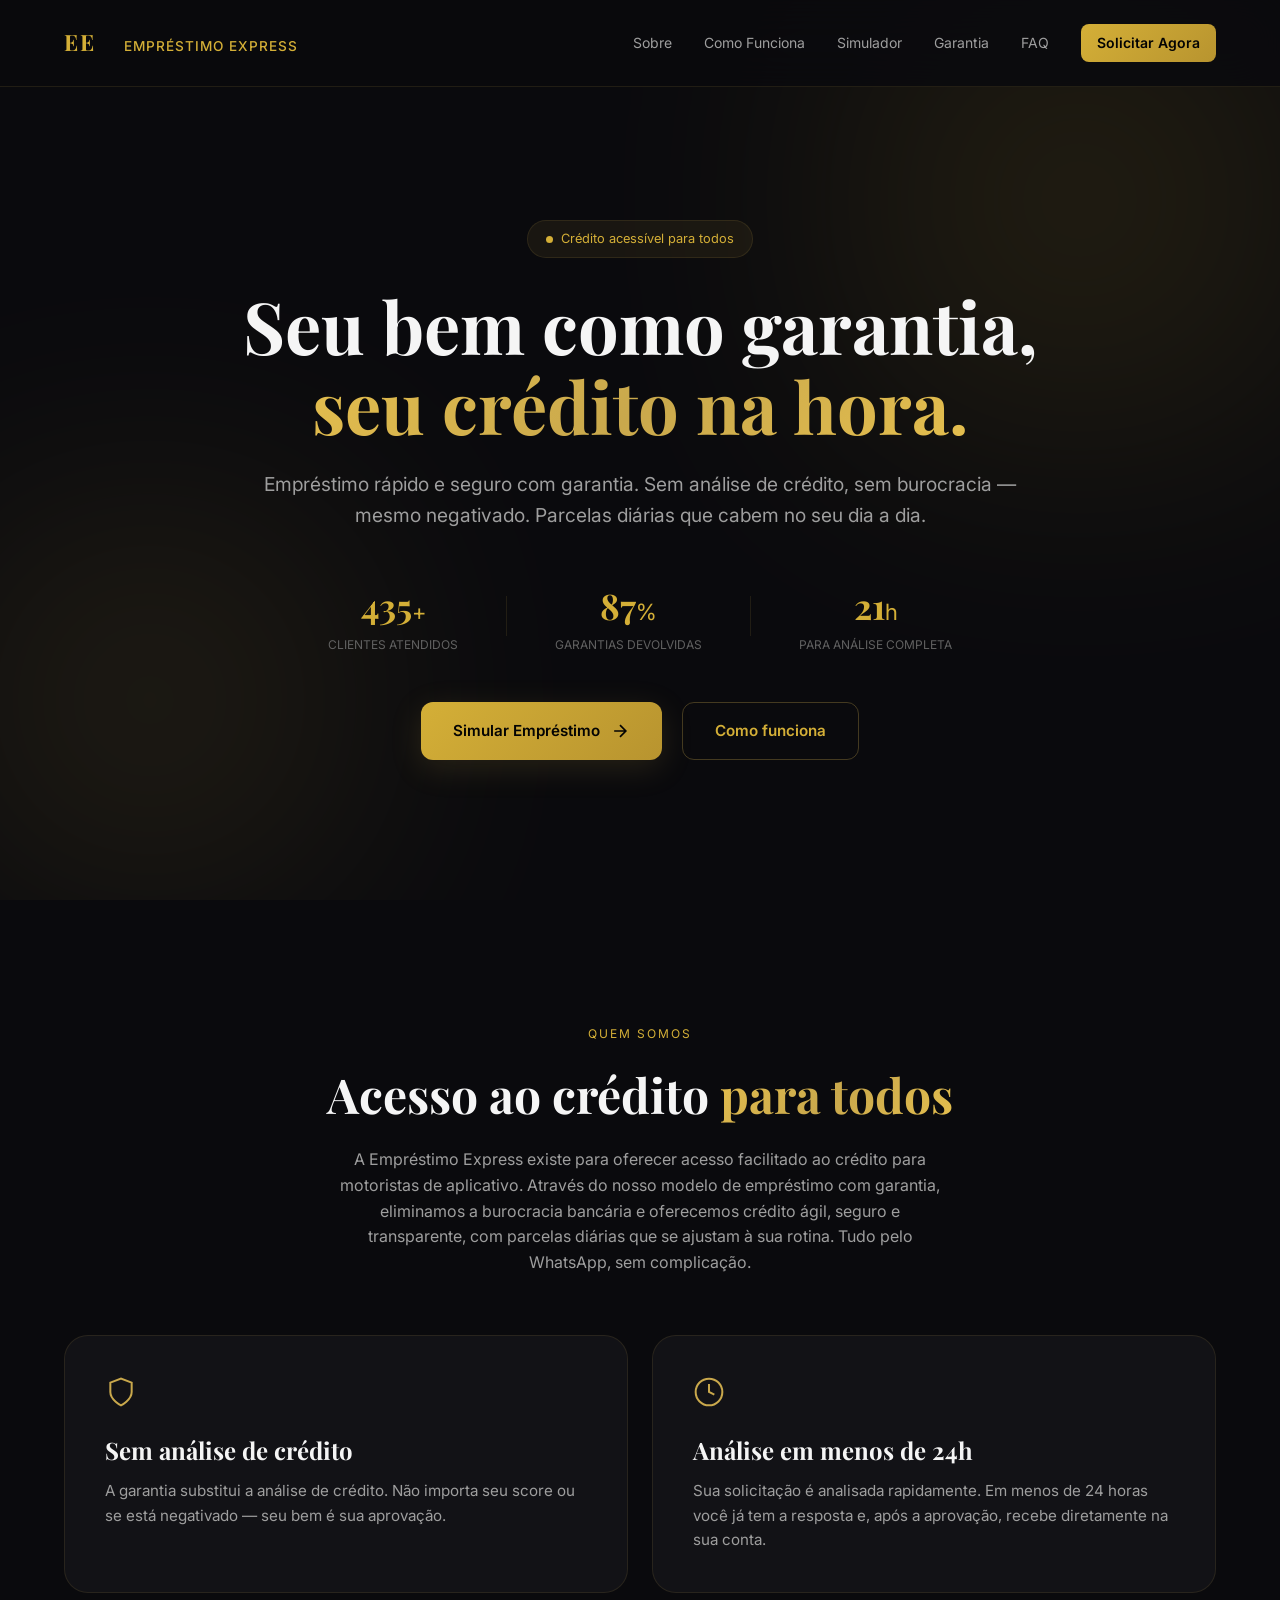
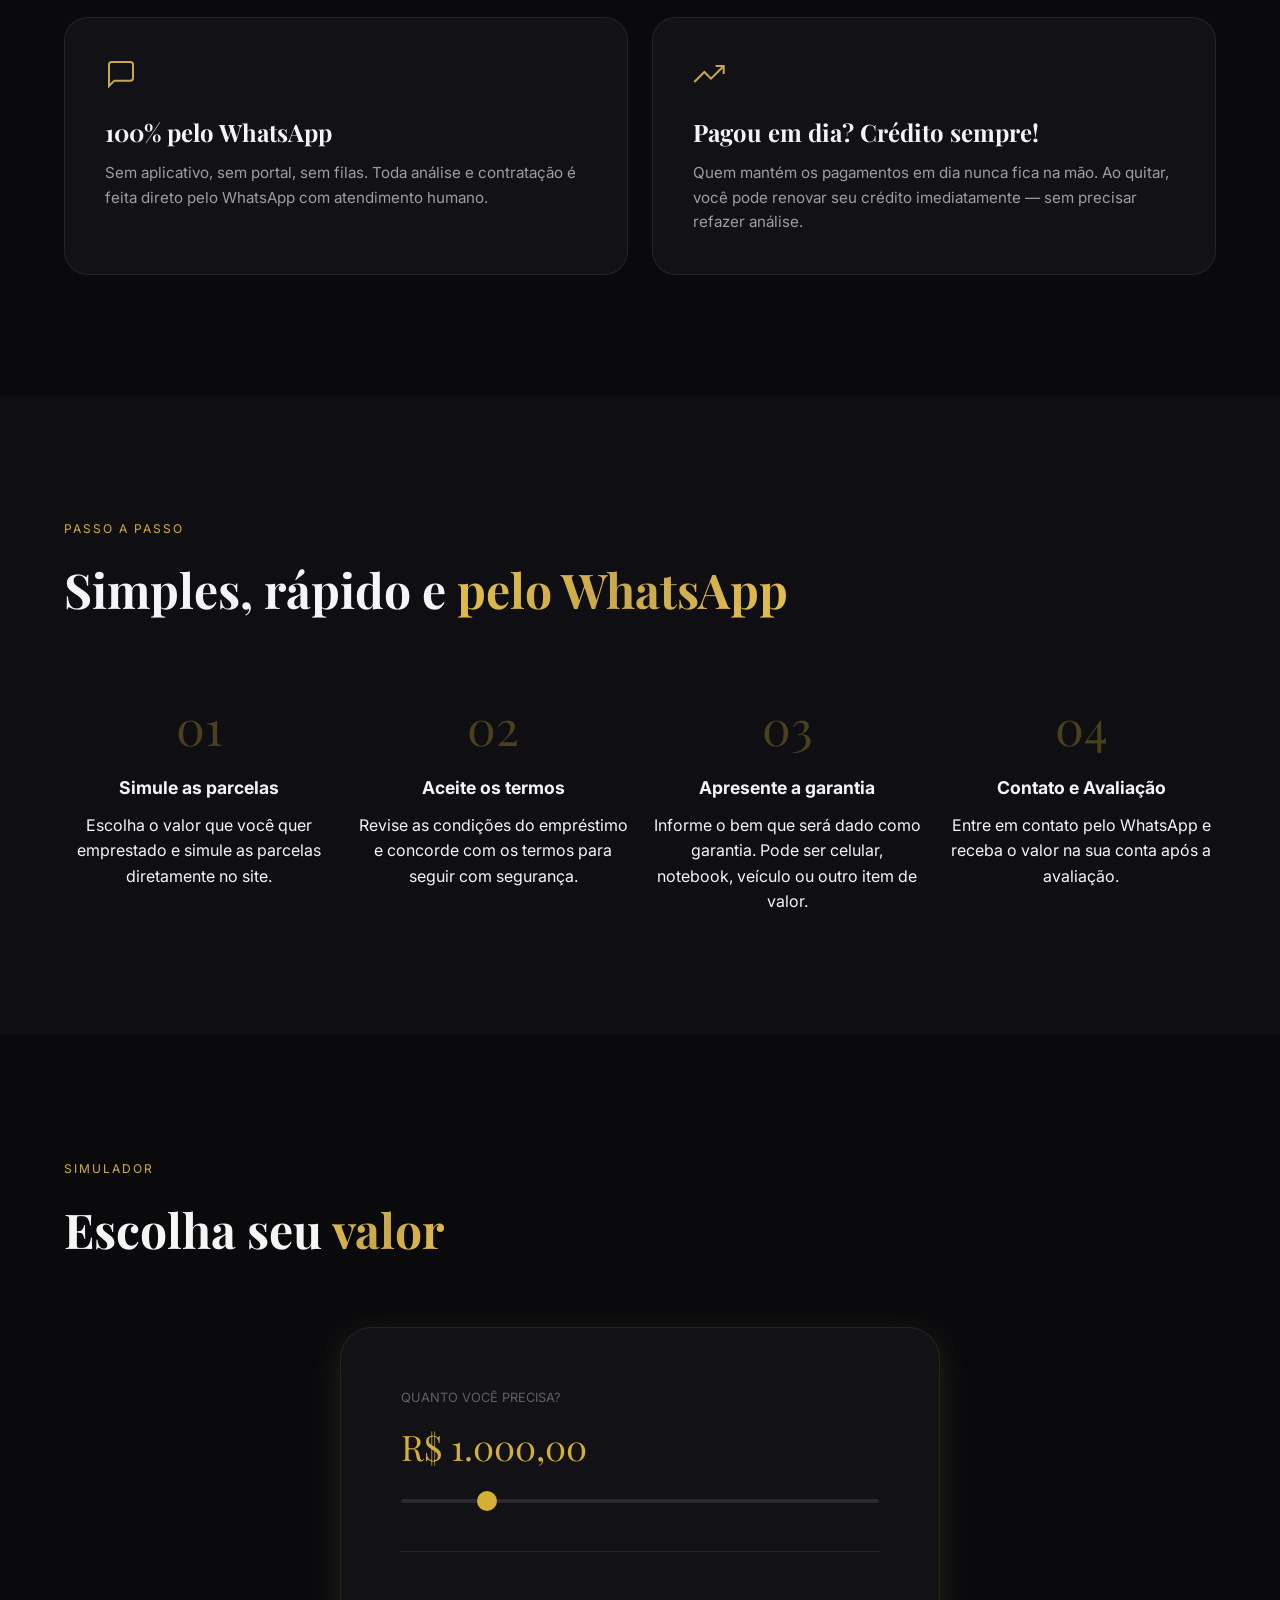
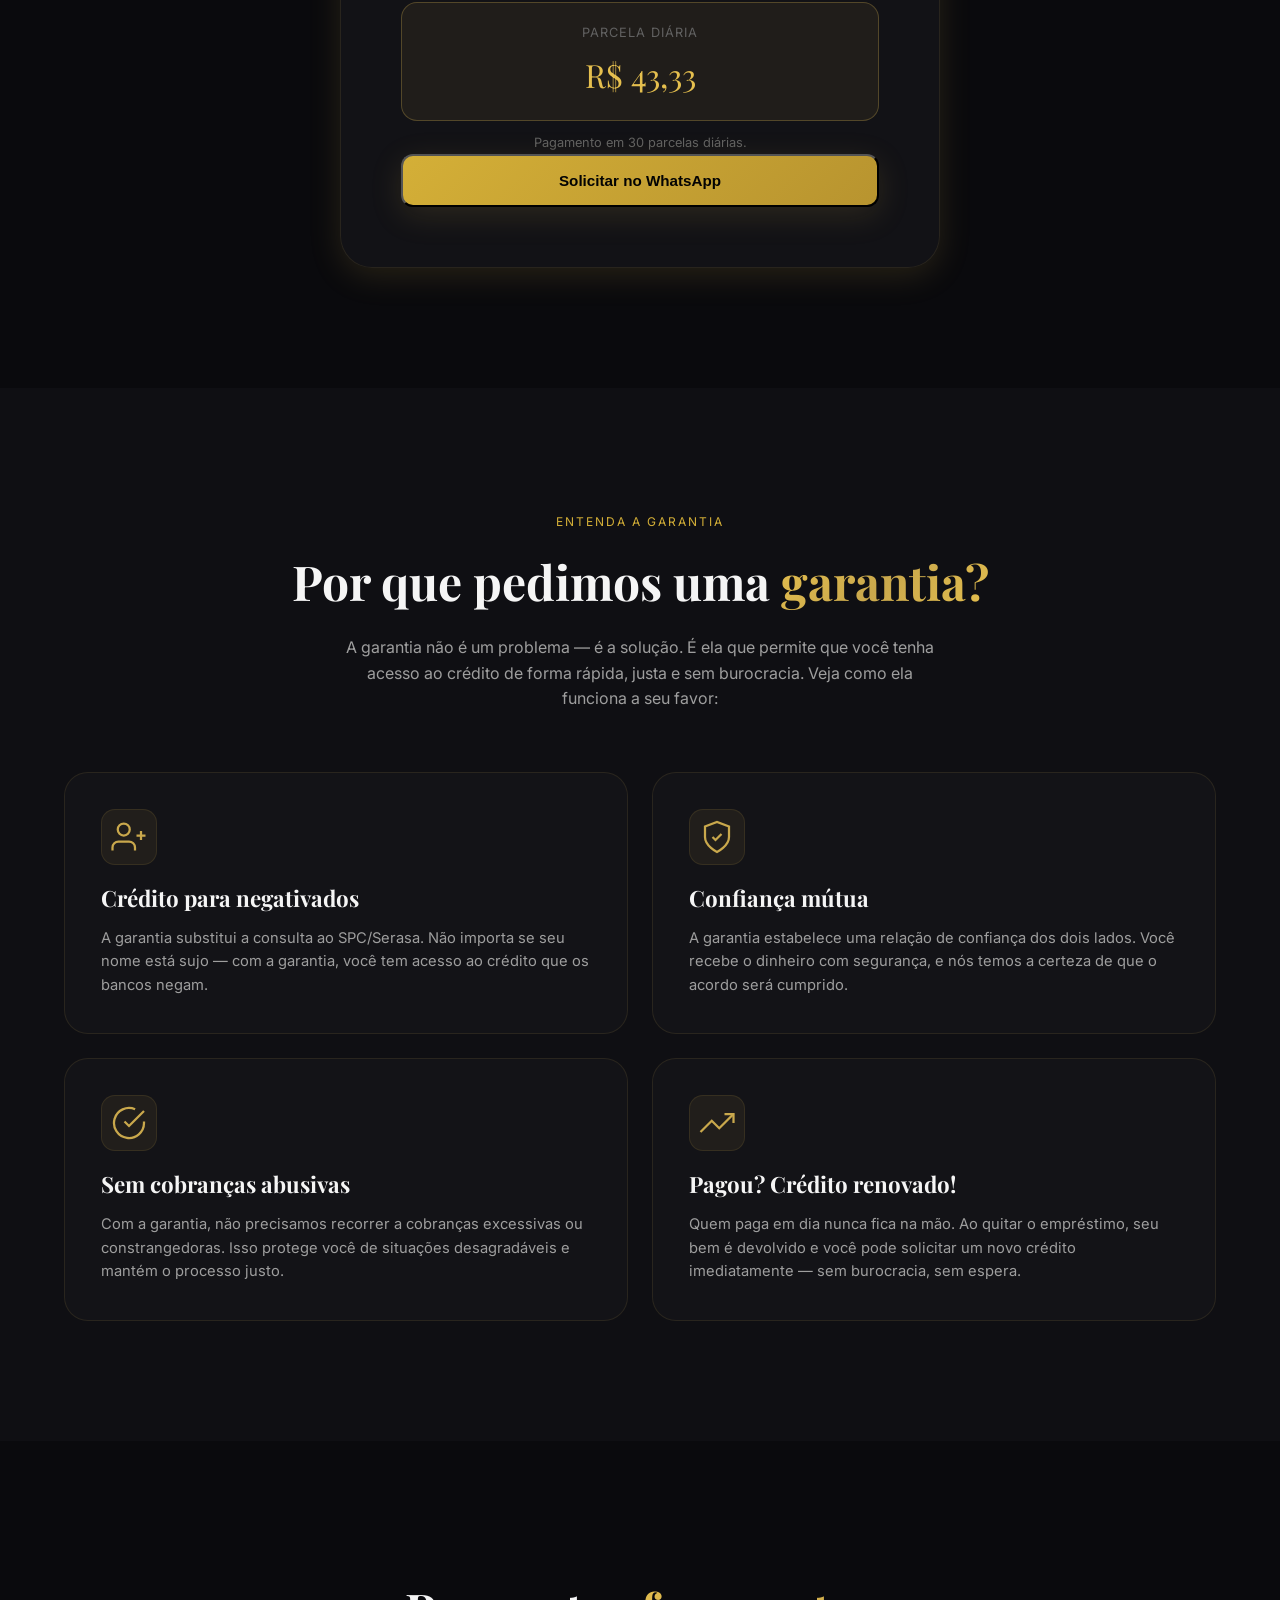
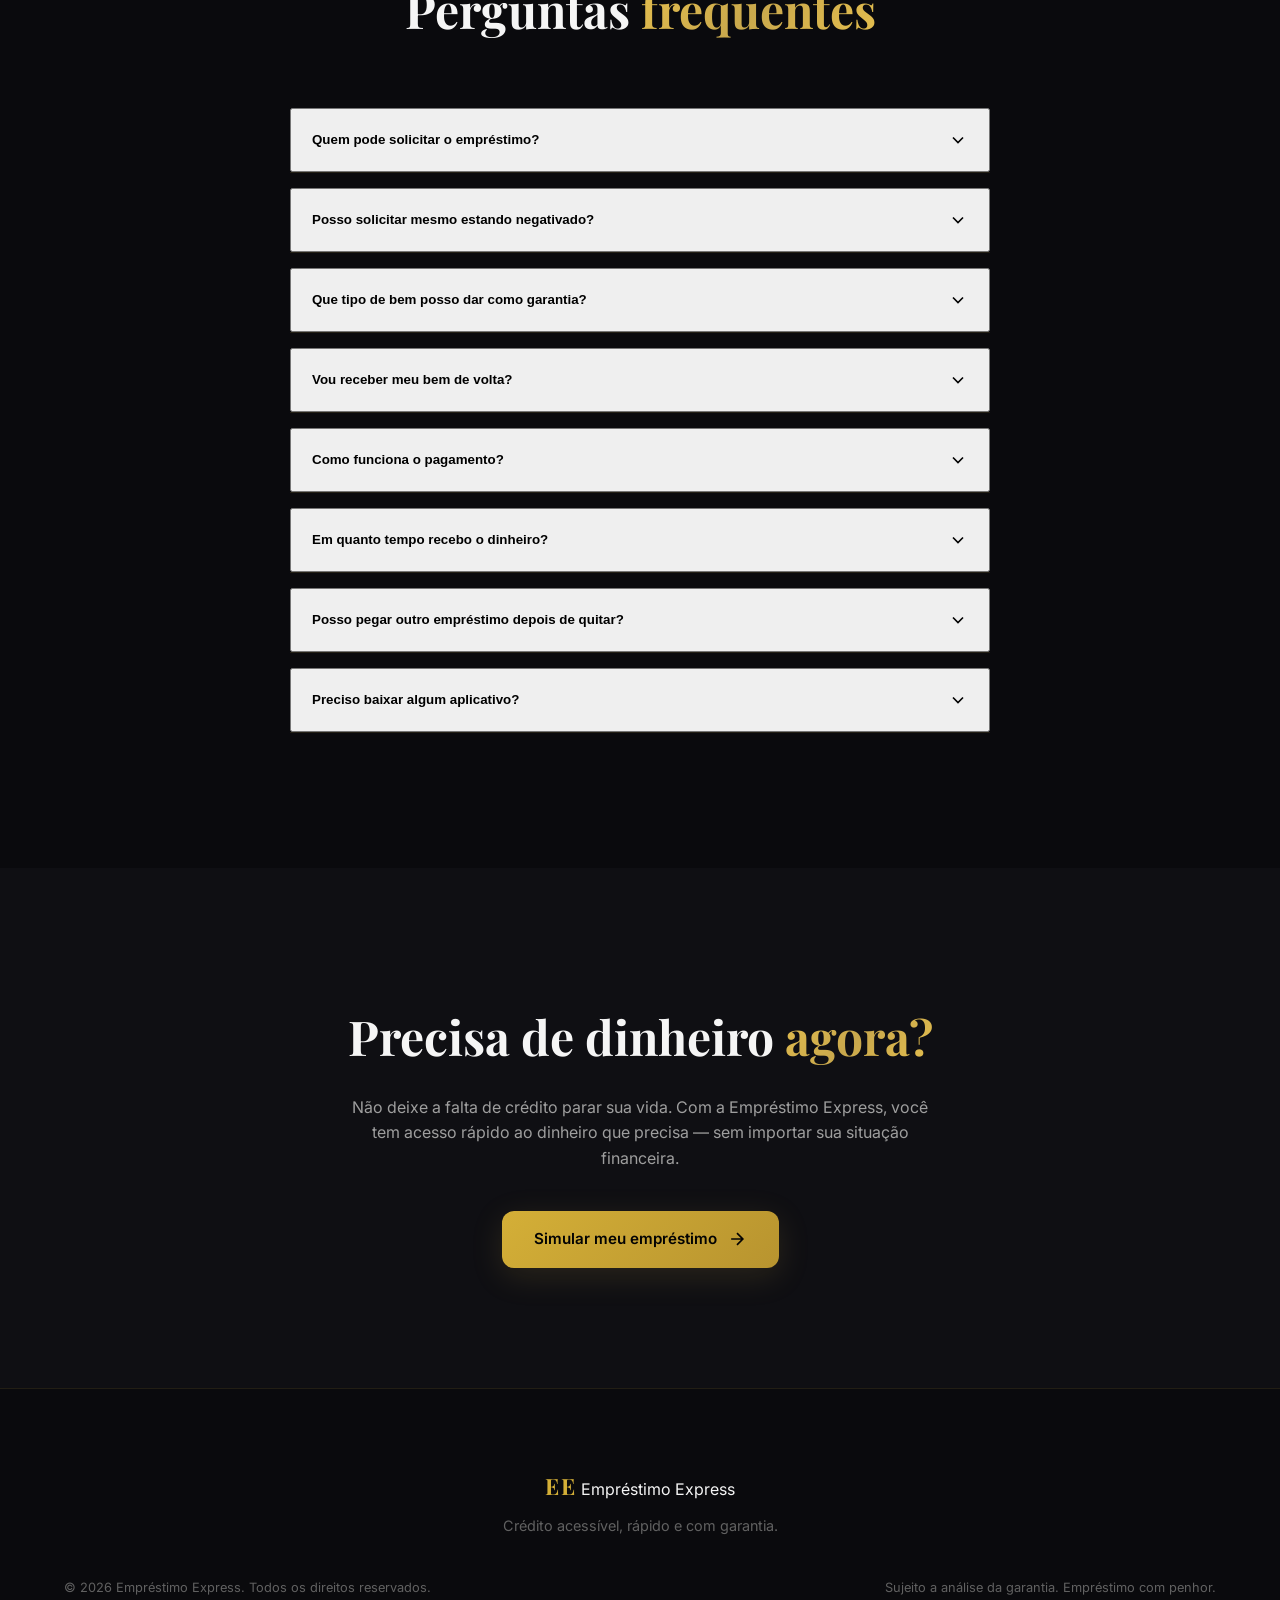
<file: index.html>
<!DOCTYPE html>
<html lang="pt-BR">

<head>
    <meta charset="UTF-8">
    <meta name="viewport" content="width=device-width, initial-scale=1.0">
    <title>Empréstimo Express | Crédito rápido com garantia — sem análise de crédito</title>
    <meta name="description"
        content="Empréstimo Express — crédito facilitado com garantia para qualquer pessoa, mesmo negativada. Sem consulta ao SPC, parcela diária acessível. Solicite pelo WhatsApp!">
    <link rel="preconnect" href="https://fonts.googleapis.com">
    <link rel="preconnect" href="https://fonts.gstatic.com" crossorigin>
    <link
        href="https://fonts.googleapis.com/css2?family=Inter:wght@300;400;500;600;700;800&family=Playfair+Display:wght@400;500;600;700&display=swap"
        rel="stylesheet">
    <link rel="stylesheet" href="style.css">
</head>

<body>
    <!-- ===== NAVBAR ===== -->
    <nav class="navbar" id="navbar">
        <div class="container nav-container">
            <a href="#" class="nav-logo">
                <div class="logo-text">
                    <span class="logo-ee">EE</span>
                    <span class="logo-divider"></span>
                    <span class="logo-name">Empréstimo Express</span>
                </div>
            </a>
            <div class="nav-links" id="nav-links">
                <a href="#sobre" class="nav-link">Sobre</a>
                <a href="#como-funciona" class="nav-link">Como Funciona</a>
                <a href="#simulador" class="nav-link">Simulador</a>
                <a href="#garantia" class="nav-link">Garantia</a>
                <a href="#faq" class="nav-link">FAQ</a>
                <a href="https://wa.me/message/BMBYSOKISTH4L1" class="nav-btn" target="_blank" rel="noopener">Solicitar
                    Agora</a>
            </div>
            <button class="nav-toggle" id="nav-toggle" aria-label="Abrir menu">
                <span></span><span></span><span></span>
            </button>
        </div>
    </nav>

    <!-- ===== HERO ===== -->
    <section class="hero" id="hero">
        <div class="hero-bg-effects">
            <div class="hero-glow hero-glow-1"></div>
            <div class="hero-glow hero-glow-2"></div>
            <div class="hero-grid-overlay"></div>
        </div>
        <div class="container hero-container hero-no-visual">
            <div class="hero-content">
                <div class="hero-badge">
                    <span class="badge-dot"></span>
                    Crédito acessível para todos
                </div>
                <h1 class="hero-title">
                    Seu bem como garantia,<br>
                    <span class="gold-text">seu crédito na hora.</span>
                </h1>
                <p class="hero-subtitle">
                    Empréstimo rápido e seguro com garantia. Sem análise de crédito,
                    sem burocracia — mesmo negativado. Parcelas diárias que cabem no seu dia a dia.
                </p>
                <div class="hero-stats">
                    <div class="stat">
                        <span class="stat-number" data-target="500">0</span><span class="stat-suffix">+</span>
                        <span class="stat-label">Clientes atendidos</span>
                    </div>
                    <div class="stat-divider"></div>
                    <div class="stat">
                        <span class="stat-number" data-target="100">0</span><span class="stat-suffix">%</span>
                        <span class="stat-label">Garantias devolvidas</span>
                    </div>
                    <div class="stat-divider"></div>
                    <div class="stat">
                        <span class="stat-number" data-target="24">0</span><span class="stat-suffix">h</span>
                        <span class="stat-label">Para análise completa</span>
                    </div>
                </div>
                <div class="hero-actions">
                    <a href="#simulador" class="btn btn-primary" id="hero-cta">
                        Simular Empréstimo
                        <svg width="20" height="20" viewBox="0 0 24 24" fill="none" stroke="currentColor"
                            stroke-width="2">
                            <path d="M5 12h14M12 5l7 7-7 7" />
                        </svg>
                    </a>
                    <a href="#como-funciona" class="btn btn-outline" id="hero-secondary-cta">
                        Como funciona
                    </a>
                </div>
            </div>
        </div>
    </section>

    <!-- ===== SOBRE ===== -->
    <section class="section" id="sobre">
        <div class="container text-center">
            <div class="section-header">
                <span class="section-tag">Quem somos</span>
                <h2 class="section-title">Acesso ao crédito <span class="gold-text">para todos</span></h2>
                <p class="section-desc">
                    A Empréstimo Express existe para oferecer acesso facilitado ao crédito para motoristas de aplicativo. Através do nosso modelo de empréstimo com
                    garantia,
                    eliminamos a burocracia bancária e oferecemos crédito ágil, seguro e transparente, com parcelas
                    diárias
                    que se ajustam à sua rotina. Tudo pelo WhatsApp, sem complicação.
                </p>
            </div>
            <div class="about-grid">
                <div class="about-card" data-reveal>
                    <div class="about-card-icon">
                        <svg width="32" height="32" viewBox="0 0 24 24" fill="none" stroke="#C9A84C" stroke-width="1.5">
                            <path d="M12 22s8-4 8-10V5l-8-3-8 3v7c0 6 8 10 8 10z" />
                        </svg>
                    </div>
                    <h3>Sem análise de crédito</h3>
                    <p>A garantia substitui a análise de crédito. Não importa seu score ou se está negativado — seu bem
                        é sua aprovação.</p>
                </div>
                <div class="about-card" data-reveal>
                    <div class="about-card-icon">
                        <svg width="32" height="32" viewBox="0 0 24 24" fill="none" stroke="#C9A84C" stroke-width="1.5">
                            <circle cx="12" cy="12" r="10" />
                            <path d="M12 6v6l4 2" />
                        </svg>
                    </div>
                    <h3>Análise em menos de 24h</h3>
                    <p>Sua solicitação é analisada rapidamente. Em menos de 24 horas você já tem a resposta e, após a
                        aprovação, recebe diretamente na sua conta.</p>
                </div>
                <div class="about-card" data-reveal>
                    <div class="about-card-icon">
                        <svg width="32" height="32" viewBox="0 0 24 24" fill="none" stroke="#C9A84C" stroke-width="1.5">
                            <path d="M21 15a2 2 0 0 1-2 2H7l-4 4V5a2 2 0 0 1 2-2h14a2 2 0 0 1 2 2z" />
                        </svg>
                    </div>
                    <h3>100% pelo WhatsApp</h3>
                    <p>Sem aplicativo, sem portal, sem filas. Toda análise e contratação é feita direto pelo WhatsApp
                        com atendimento humano.</p>
                </div>
                <div class="about-card" data-reveal>
                    <div class="about-card-icon">
                        <svg width="32" height="32" viewBox="0 0 24 24" fill="none" stroke="#C9A84C" stroke-width="1.5">
                            <path d="M23 6l-9.5 9.5-5-5L1 18" />
                            <path d="M17 6h6v6" />
                        </svg>
                    </div>
                    <h3>Pagou em dia? Crédito sempre!</h3>
                    <p>Quem mantém os pagamentos em dia nunca fica na mão. Ao quitar, você pode renovar seu crédito
                        imediatamente — sem precisar refazer análise.</p>
                </div>
            </div>
        </div>
    </section>

    <!-- ===== COMO FUNCIONA ===== -->
    <section class="section section-alt" id="como-funciona">
        <div class="container">
            <div class="section-header">
                <span class="section-tag">Passo a passo</span>
                <h2 class="section-title">Simples, rápido e <span class="gold-text">pelo WhatsApp</span></h2>
            </div>
            <div class="steps-grid">
                <div class="step-card" data-reveal>
                    <div class="step-number">01</div>
                    <div class="step-content">
                        <h3>Simule as parcelas</h3>
                        <p>Escolha o valor que você quer emprestado e simule as parcelas diretamente no site.</p>
                    </div>
                </div>
                <div class="step-card" data-reveal>
                    <div class="step-number">02</div>
                    <div class="step-content">
                        <h3>Aceite os termos</h3>
                        <p>Revise as condições do empréstimo e concorde com os termos para seguir com segurança.</p>
                    </div>
                </div>
                <div class="step-card" data-reveal>
                    <div class="step-number">03</div>
                    <div class="step-content">
                        <h3>Apresente a garantia</h3>
                        <p>Informe o bem que será dado como garantia. Pode ser celular, notebook, veículo ou outro item
                            de valor.</p>
                    </div>
                </div>
                <div class="step-card" data-reveal>
                    <div class="step-number">04</div>
                    <div class="step-content">
                        <h3>Contato e Avaliação</h3>
                        <p>Entre em contato pelo WhatsApp e receba o valor na sua conta após a avaliação.</p>
                    </div>
                </div>
            </div>
        </div>
    </section>

    <!-- ===== SIMULADOR ===== -->
    <section class="section" id="simulador">
        <div class="container">
            <div class="section-header">
                <span class="section-tag">Simulador</span>
                <h2 class="section-title">Escolha seu <span class="gold-text">valor</span></h2>
            </div>
            <div class="simulator-wrapper" data-reveal>
                <div class="simulator-card">
                    <div class="simulator-inner">
                        <div class="sim-group">
                            <label class="sim-label">Quanto você precisa?</label>
                            <div class="sim-value-display">R$ <span id="sim-value-text">1.000</span>,00</div>
                            <input type="range" id="sim-valor" class="sim-range" min="200" max="5000" value="1000"
                                step="100">
                        </div>
                        <div class="sim-results">
                            <div class="sim-daily-item">
                                <span class="sim-result-label">Parcela diária</span>
                                <span class="sim-result-value sim-daily-value" id="sim-diaria">R$ 43,33</span>
                            </div>
                            <p class="sim-note">Pagamento em 30 parcelas diárias.</p>
                        </div>
                        <button type="button" class="btn btn-primary btn-full" id="sim-cta">Solicitar no
                            WhatsApp</button>
                    </div>
                </div>
            </div>
        </div>
    </section>

    <!-- ===== GARANTIA (Quebra de objeção) ===== -->
    <section class="section section-alt" id="garantia">
        <div class="container">
            <div class="section-header text-center">
                <span class="section-tag">Entenda a garantia</span>
                <h2 class="section-title">Por que pedimos uma <span class="gold-text">garantia?</span></h2>
                <p class="section-desc">
                    A garantia não é um problema — é a solução. É ela que permite que você tenha acesso ao crédito
                    de forma rápida, justa e sem burocracia. Veja como ela funciona a seu favor:
                </p>
            </div>
            <div class="guarantee-grid">
                <div class="guarantee-card" data-reveal>
                    <div class="guarantee-icon">
                        <svg width="36" height="36" viewBox="0 0 24 24" fill="none" stroke="#C9A84C" stroke-width="1.5">
                            <path d="M16 21v-2a4 4 0 0 0-4-4H5a4 4 0 0 0-4 4v2" />
                            <circle cx="8.5" cy="7" r="4" />
                            <path d="M20 8v6M23 11h-6" />
                        </svg>
                    </div>
                    <h3>Crédito para negativados</h3>
                    <p>A garantia substitui a consulta ao SPC/Serasa. Não importa se seu nome está sujo — com a
                        garantia, você tem acesso ao crédito que os bancos negam.</p>
                </div>
                <div class="guarantee-card" data-reveal>
                    <div class="guarantee-icon">
                        <svg width="36" height="36" viewBox="0 0 24 24" fill="none" stroke="#C9A84C" stroke-width="1.5">
                            <path d="M12 22s8-4 8-10V5l-8-3-8 3v7c0 6 8 10 8 10z" />
                            <path d="M9 12l2 2 4-4" />
                        </svg>
                    </div>
                    <h3>Confiança mútua</h3>
                    <p>A garantia estabelece uma relação de confiança dos dois lados. Você recebe o dinheiro com
                        segurança, e nós temos a certeza de que o acordo será cumprido.</p>
                </div>
                <div class="guarantee-card" data-reveal>
                    <div class="guarantee-icon">
                        <svg width="36" height="36" viewBox="0 0 24 24" fill="none" stroke="#C9A84C" stroke-width="1.5">
                            <path d="M22 11.08V12a10 10 0 1 1-5.93-9.14" />
                            <path d="M22 4L12 14.01l-3-3" />
                        </svg>
                    </div>
                    <h3>Sem cobranças abusivas</h3>
                    <p>Com a garantia, não precisamos recorrer a cobranças excessivas ou constrangedoras. Isso protege
                        você de situações desagradáveis e mantém o processo justo.</p>
                </div>
                <div class="guarantee-card" data-reveal>
                    <div class="guarantee-icon">
                        <svg width="36" height="36" viewBox="0 0 24 24" fill="none" stroke="#C9A84C" stroke-width="1.5">
                            <path d="M23 6l-9.5 9.5-5-5L1 18" />
                            <path d="M17 6h6v6" />
                        </svg>
                    </div>
                    <h3>Pagou? Crédito renovado!</h3>
                    <p>Quem paga em dia nunca fica na mão. Ao quitar o empréstimo, seu bem é devolvido e você pode
                        solicitar um novo crédito imediatamente — sem burocracia, sem espera.</p>
                </div>
            </div>
        </div>
    </section>

    <!-- ===== FAQ ===== -->
    <section class="section" id="faq">
        <div class="container">
            <div class="section-header text-center">
                <h2 class="section-title">Perguntas <span class="gold-text">frequentes</span></h2>
            </div>
            <div class="faq-list">
                <div class="faq-item" data-reveal>
                    <button class="faq-question">
                        <span>Quem pode solicitar o empréstimo?</span>
                        <svg class="faq-chevron" width="20" height="20" viewBox="0 0 24 24" fill="none"
                            stroke="currentColor" stroke-width="2">
                            <path d="M6 9l6 6 6-6" />
                        </svg>
                    </button>
                    <div class="faq-answer">
                        <p>Somente motoristas de aplicativo podem solicitar. Não há
                            exigência de renda mínima, score ou nome limpo.</p>
                    </div>
                </div>
                <div class="faq-item" data-reveal>
                    <button class="faq-question">
                        <span>Posso solicitar mesmo estando negativado?</span>
                        <svg class="faq-chevron" width="20" height="20" viewBox="0 0 24 24" fill="none"
                            stroke="currentColor" stroke-width="2">
                            <path d="M6 9l6 6 6-6" />
                        </svg>
                    </button>
                    <div class="faq-answer">
                        <p>Sim! Essa é uma das maiores vantagens do nosso modelo. Como a garantia substitui a análise de
                            crédito, não consultamos SPC, Serasa ou qualquer órgão de proteção. Seu nome sujo não é
                            impedimento.</p>
                    </div>
                </div>
                <div class="faq-item" data-reveal>
                    <button class="faq-question">
                        <span>Que tipo de bem posso dar como garantia?</span>
                        <svg class="faq-chevron" width="20" height="20" viewBox="0 0 24 24" fill="none"
                            stroke="currentColor" stroke-width="2">
                            <path d="M6 9l6 6 6-6" />
                        </svg>
                    </button>
                    <div class="faq-answer">
                        <p>Aceitamos diversos itens como celulares, notebooks, tablets, videogames, veículos, joias e
                            outros bens de valor. Entre em contato para verificar se seu bem é elegível.</p>
                    </div>
                </div>
                <div class="faq-item" data-reveal>
                    <button class="faq-question">
                        <span>Vou receber meu bem de volta?</span>
                        <svg class="faq-chevron" width="20" height="20" viewBox="0 0 24 24" fill="none"
                            stroke="currentColor" stroke-width="2">
                            <path d="M6 9l6 6 6-6" />
                        </svg>
                    </button>
                    <div class="faq-answer">
                        <p>Sim, com certeza! Ao quitar todas as 30 parcelas diárias, seu bem é devolvido integralmente e
                            em perfeito estado. A garantia é apenas uma segurança temporária do empréstimo.</p>
                    </div>
                </div>
                <div class="faq-item" data-reveal>
                    <button class="faq-question">
                        <span>Como funciona o pagamento?</span>
                        <svg class="faq-chevron" width="20" height="20" viewBox="0 0 24 24" fill="none"
                            stroke="currentColor" stroke-width="2">
                            <path d="M6 9l6 6 6-6" />
                        </svg>
                    </button>
                    <div class="faq-answer">
                        <p>O pagamento é feito em 30 parcelas diárias via PIX (QR Code ou copia e cola). As parcelas são
                            pequenas e pensadas para caber na sua rotina diária.</p>
                    </div>
                </div>
                <div class="faq-item" data-reveal>
                    <button class="faq-question">
                        <span>Em quanto tempo recebo o dinheiro?</span>
                        <svg class="faq-chevron" width="20" height="20" viewBox="0 0 24 24" fill="none"
                            stroke="currentColor" stroke-width="2">
                            <path d="M6 9l6 6 6-6" />
                        </svg>
                    </button>
                    <div class="faq-answer">
                        <p>A análise leva menos de 24 horas. Após a aprovação, o valor é enviado via PIX diretamente na
                            sua conta.</p>
                    </div>
                </div>
                <div class="faq-item" data-reveal>
                    <button class="faq-question">
                        <span>Posso pegar outro empréstimo depois de quitar?</span>
                        <svg class="faq-chevron" width="20" height="20" viewBox="0 0 24 24" fill="none"
                            stroke="currentColor" stroke-width="2">
                            <path d="M6 9l6 6 6-6" />
                        </svg>
                    </button>
                    <div class="faq-answer">
                        <p>Sim! Quem paga em dia tem crédito sempre disponível. Ao quitar seu empréstimo, você pode
                            renovar imediatamente — sem precisar refazer análise. Bons pagadores nunca ficam na mão.</p>
                    </div>
                </div>
                <div class="faq-item" data-reveal>
                    <button class="faq-question">
                        <span>Preciso baixar algum aplicativo?</span>
                        <svg class="faq-chevron" width="20" height="20" viewBox="0 0 24 24" fill="none"
                            stroke="currentColor" stroke-width="2">
                            <path d="M6 9l6 6 6-6" />
                        </svg>
                    </button>
                    <div class="faq-answer">
                        <p>Não! Todo o processo — da simulação à contratação — é feito diretamente pelo WhatsApp. Sem
                            downloads, sem cadastros em portais, sem complicação.</p>
                    </div>
                </div>
            </div>
        </div>
    </section>

    <!-- ===== CTA FINAL ===== -->
    <section class="section section-alt" id="cta-final">
        <div class="container text-center">
            <div class="cta-final-content" data-reveal>
                <h2 class="section-title">Precisa de dinheiro <span class="gold-text">agora?</span></h2>
                <p class="section-desc">
                    Não deixe a falta de crédito parar sua vida. Com a Empréstimo Express,
                    você tem acesso rápido ao dinheiro que precisa — sem importar sua situação financeira.
                </p>
                <a href="#simulador" class="btn btn-primary" id="cta-final-btn">
                    Simular meu empréstimo
                    <svg width="20" height="20" viewBox="0 0 24 24" fill="none" stroke="currentColor" stroke-width="2">
                        <path d="M5 12h14M12 5l7 7-7 7" />
                    </svg>
                </a>
            </div>
        </div>
    </section>

    <!-- ===== FOOTER ===== -->
    <footer class="footer">
        <div class="container">
            <div class="footer-brand">
                <span class="logo-ee">EE</span> Empréstimo Express
                <p class="footer-tagline">Crédito acessível, rápido e com garantia.</p>
            </div>
            <div class="footer-bottom">
                <p>&copy; 2026 Empréstimo Express. Todos os direitos reservados.</p>
                <p class="footer-disclaimer">Sujeito a análise da garantia. Empréstimo com penhor.</p>
            </div>
        </div>
    </footer>

    <!-- ===== MODAL DE TERMOS ===== -->
    <div class="terms-overlay" id="terms-overlay">
        <div class="terms-modal" id="terms-modal">
            <button class="terms-close" id="terms-close" aria-label="Fechar">
                <svg width="24" height="24" viewBox="0 0 24 24" fill="none" stroke="currentColor" stroke-width="2">
                    <path d="M18 6L6 18M6 6l12 12" />
                </svg>
            </button>
            <div class="terms-header">
                <div class="terms-icon">
                    <svg width="32" height="32" viewBox="0 0 24 24" fill="none" stroke="#C9A84C" stroke-width="1.5">
                        <path d="M12 22s8-4 8-10V5l-8-3-8 3v7c0 6 8 10 8 10z" />
                    </svg>
                </div>
                <h3 class="terms-title">Termos e Condições</h3>
                <p class="terms-subtitle">Leia e aceite todos os termos abaixo para prosseguir.</p>
            </div>
            <div class="terms-list">
                <label class="terms-item" id="term-1">
                    <input type="checkbox" class="terms-checkbox" data-term="1">
                    <span class="terms-checkmark"></span>
                    <div class="terms-text">
                        <strong>Dados e veracidade</strong>
                        <p>Declaro que todas as informações fornecidas são verdadeiras e estou ciente de que dados
                            falsos podem resultar na recusa do crédito ou medidas legais.</p>
                    </div>
                </label>
                <label class="terms-item" id="term-2">
                    <input type="checkbox" class="terms-checkbox" data-term="2">
                    <span class="terms-checkmark"></span>
                    <div class="terms-text">
                        <strong>Uso de dados (LGPD)</strong>
                        <p>Autorizo o uso dos meus dados pessoais para análise e validação de informações.</p>
                    </div>
                </label>
                <label class="terms-item" id="term-3">
                    <input type="checkbox" class="terms-checkbox" data-term="3">
                    <span class="terms-checkmark"></span>
                    <div class="terms-text">
                        <strong>Condições do empréstimo</strong>
                        <p>Estou ciente de que o valor contratado será pago em parcelas diárias pelo período de 30 dias.
                        </p>
                    </div>
                </label>
                <label class="terms-item" id="term-4">
                    <input type="checkbox" class="terms-checkbox" data-term="4">
                    <span class="terms-checkmark"></span>
                    <div class="terms-text">
                        <strong>Sobre a garantia (penhora)</strong>
                        <p>Entendo e concordo que para a contratação do empréstimo o cliente deverá fornecer um bem como
                            garantia do empréstimo, que será devolvido após a quitação total da dívida.</p>
                    </div>
                </label>
            </div>
            <button type="button" class="btn btn-primary btn-full terms-btn-whatsapp" id="terms-btn-whatsapp" disabled>
                <svg width="20" height="20" viewBox="0 0 24 24" fill="currentColor">
                    <path
                        d="M17.472 14.382c-.297-.149-1.758-.867-2.03-.967-.273-.099-.471-.148-.67.15-.197.297-.767.966-.94 1.164-.173.199-.347.223-.644.075-.297-.15-1.255-.463-2.39-1.475-.883-.788-1.48-1.761-1.653-2.059-.173-.297-.018-.458.13-.606.134-.133.298-.347.446-.52.149-.174.198-.298.298-.497.099-.198.05-.371-.025-.52-.075-.149-.669-1.612-.916-2.207-.242-.579-.487-.5-.669-.51-.173-.008-.371-.01-.57-.01-.198 0-.52.074-.792.372-.272.297-1.04 1.016-1.04 2.479 0 1.462 1.065 2.875 1.213 3.074.149.198 2.096 3.2 5.077 4.487.709.306 1.262.489 1.694.625.712.227 1.36.195 1.871.118.571-.085 1.758-.719 2.006-1.413.248-.694.248-1.289.173-1.413-.074-.124-.272-.198-.57-.347z" />
                    <path
                        d="M12 0C5.373 0 0 5.373 0 12c0 2.625.846 5.059 2.284 7.034L.789 23.492a.5.5 0 00.613.613l4.458-1.495A11.952 11.952 0 0012 24c6.627 0 12-5.373 12-12S18.627 0 12 0zm0 22c-2.352 0-4.55-.733-6.365-1.983l-.444-.307-2.632.882.882-2.632-.307-.444A9.963 9.963 0 012 12C2 6.477 6.477 2 12 2s10 4.477 10 10-4.477 10-10 10z" />
                </svg>
                Ir para o WhatsApp
            </button>
        </div>
    </div>

    <script src="script.js"></script>
</body>

</html>
</file>
<file: style.css>
/* ===== CSS RESET & VARIABLES ===== */
*,
*::before,
*::after {
    margin: 0;
    padding: 0;
    box-sizing: border-box;
}

:root {
    /* Gold palette */
    --gold-300: #E5BF4E;
    --gold-400: #D4AF37;
    --gold-500: #C9A84C;
    --gold-600: #B8942F;

    /* Dark palette */
    --dark-800: #030303;
    --dark-900: #010101;

    /* Semantic */
    --bg-primary: #0A0A0D;
    --bg-secondary: #0F0F13;
    --bg-card: rgba(20, 20, 26, 0.8);
    --bg-card-hover: rgba(30, 30, 38, 0.9);
    --border-color: rgba(201, 168, 76, 0.12);
    --border-hover: rgba(201, 168, 76, 0.3);
    --text-primary: #F5F5F5;
    --text-secondary: #9E9E9E;
    --text-muted: #616161;

    /* Effects */
    --glow-gold: rgba(201, 168, 76, 0.15);
    --shadow-gold: 0 8px 32px rgba(201, 168, 76, 0.15);

    /* Typography */
    --font-sans: 'Inter', sans-serif;
    --font-serif: 'Playfair Display', serif;

    /* Transitions */
    --ease-out: cubic-bezier(0.16, 1, 0.3, 1);
}

html {
    scroll-behavior: smooth;
    -webkit-font-smoothing: antialiased;
}

body {
    font-family: var(--font-sans);
    background: var(--bg-primary);
    color: var(--text-primary);
    line-height: 1.6;
    overflow-x: hidden;
}

a {
    text-decoration: none;
    color: inherit;
}

.container {
    max-width: 1200px;
    margin: 0 auto;
    padding: 0 24px;
}

.text-center {
    text-align: center;
}

/* ===== TYPOGRAPHY ===== */
.gold-text {
    background: linear-gradient(135deg, var(--gold-300), var(--gold-500), var(--gold-300));
    -webkit-background-clip: text;
    background-clip: text;
    -webkit-text-fill-color: transparent;
}

/* ===== BUTTONS ===== */
.btn {
    display: inline-flex;
    align-items: center;
    gap: 10px;
    padding: 16px 32px;
    font-size: 0.95rem;
    font-weight: 600;
    border-radius: 12px;
    transition: all 0.4s var(--ease-out);
    cursor: pointer;
}

.btn-primary {
    background: linear-gradient(135deg, var(--gold-400), var(--gold-600));
    color: var(--dark-800);
    box-shadow: var(--shadow-gold);
}

.btn-primary:hover {
    transform: translateY(-2px);
    box-shadow: 0 12px 40px rgba(201, 168, 76, 0.3);
}

.btn-outline {
    border: 1px solid var(--border-hover);
    color: var(--gold-400);
}

.btn-outline:hover {
    background: rgba(201, 168, 76, 0.08);
    transform: translateY(-2px);
}

.btn-full {
    width: 100%;
    justify-content: center;
}

/* ===== NAVBAR ===== */
.navbar {
    position: fixed;
    top: 0;
    left: 0;
    right: 0;
    z-index: 1000;
    padding: 24px 0;
    background: rgba(10, 10, 13, 0.85);
    backdrop-filter: blur(20px);
    border-bottom: 1px solid var(--border-color);
}

.nav-container {
    display: flex;
    align-items: center;
    justify-content: space-between;
}

.nav-logo {
    display: flex;
    align-items: center;
}

.logo-ee {
    font-family: var(--font-serif);
    font-size: 1.4rem;
    font-weight: 700;
    color: var(--gold-400);
    letter-spacing: 2px;
}

.logo-divider {
    width: 1px;
    height: 24px;
    background: var(--gold-500);
    opacity: 0.5;
    margin: 0 12px;
}

.logo-name {
    font-size: 0.85rem;
    font-weight: 500;
    color: var(--gold-400);
    text-transform: uppercase;
    letter-spacing: 1px;
}

.nav-links {
    display: flex;
    align-items: center;
    gap: 32px;
}

.nav-link {
    font-size: 0.875rem;
    color: var(--text-secondary);
    transition: color 0.3s ease;
}

.nav-link:hover {
    color: var(--gold-400);
}

.nav-btn {
    font-size: 0.875rem;
    font-weight: 600;
    color: var(--dark-800);
    background: linear-gradient(135deg, var(--gold-400), var(--gold-600));
    padding: 8px 16px;
    border-radius: 8px;
}

.nav-toggle {
    display: none;
    flex-direction: column;
    justify-content: space-between;
    width: 30px;
    height: 21px;
    background: transparent;
    border: none;
    cursor: pointer;
    z-index: 1001;
}

.nav-toggle span {
    display: block;
    width: 100%;
    height: 3px;
    background: var(--gold-400);
    border-radius: 3px;
    transition: all 0.3s ease;
}

/* ===== HERO ===== */
.hero {
    min-height: 100vh;
    display: flex;
    align-items: center;
    position: relative;
    padding-top: 80px;
    overflow: hidden;
}

.hero-bg-effects {
    position: absolute;
    inset: 0;
}

.hero-glow {
    position: absolute;
    filter: blur(120px);
    opacity: 0.15;
}

.hero-glow-1 { top: -100px; right: -100px; width: 600px; height: 600px; background: radial-gradient(circle, var(--gold-400), transparent); }
.hero-glow-2 { bottom: -50px; left: -100px; width: 500px; height: 500px; background: radial-gradient(circle, var(--gold-500), transparent); }

.hero-container {
    padding: 60px 0;
    position: relative;
    z-index: 10;
}

.hero-no-visual {
    text-align: center;
}

.hero-content {
    max-width: 800px;
    margin: 0 auto;
}

.hero-badge {
    display: inline-flex;
    align-items: center;
    gap: 8px;
    padding: 8px 18px;
    background: rgba(201, 168, 76, 0.08);
    border: 1px solid var(--border-color);
    border-radius: 100px;
    font-size: 0.8rem;
    color: var(--gold-400);
    margin-bottom: 28px;
}

.badge-dot { width: 7px; height: 7px; background: var(--gold-400); border-radius: 50%; }

.hero-title {
    font-family: var(--font-serif);
    font-size: clamp(2.5rem, 6vw, 4.5rem);
    line-height: 1.1;
    margin-bottom: 24px;
}

.hero-subtitle {
    font-size: 1.2rem;
    color: var(--text-secondary);
    margin-bottom: 48px;
}

.hero-stats {
    display: flex;
    justify-content: center;
    align-items: center;
    gap: 48px;
    margin-bottom: 48px;
}

.stat-number { font-size: 2.2rem; font-weight: 700; color: var(--gold-400); font-family: var(--font-serif); }
.stat-suffix { font-size: 1.4rem; color: var(--gold-400); }
.stat-label { display: block; font-size: 0.75rem; color: var(--text-muted); text-transform: uppercase; }
.stat-divider { width: 1px; height: 40px; background: var(--border-color); }

.hero-actions { display: flex; justify-content: center; gap: 20px; }

/* ===== SECTIONS ===== */
.section { padding: 120px 0; }
.section-alt { background: var(--bg-secondary); }

.section-header { margin-bottom: 60px; }
.section-tag { font-size: 0.75rem; color: var(--gold-400); text-transform: uppercase; letter-spacing: 2px; }
.section-title { font-family: var(--font-serif); font-size: 3rem; margin-top: 10px; }
.section-desc { color: var(--text-secondary); margin-top: 15px; max-width: 600px; margin-left: auto; margin-right: auto; }

/* ABOUT CARDS */
.about-grid { display: grid; grid-template-columns: repeat(2, 1fr); gap: 24px; margin-top: 60px; }
.about-card { padding: 40px; background: var(--bg-card); border: 1px solid var(--border-color); border-radius: 24px; text-align: left; }
.about-card:hover { transform: translateY(-5px); border-color: var(--border-hover); background: var(--bg-card-hover); transition: all 0.4s ease; }
.about-card h3 { font-family: var(--font-serif); font-size: 1.5rem; margin: 15px 0 10px; }
.about-card p { color: var(--text-secondary); font-size: 0.95rem; }

/* STEPS */
.steps-grid { display: grid; grid-template-columns: repeat(4, 1fr); gap: 24px; text-align: center; }
.step-number { font-family: var(--font-serif); font-size: 3rem; color: var(--gold-400); opacity: 0.3; }
.step-content h3 { font-size: 1.1rem; margin: 10px 0; }

/* SIMULATOR */
.simulator-wrapper { max-width: 600px; margin: 0 auto; }
.simulator-card { padding: 60px; background: var(--bg-card); border: 1px solid var(--border-color); border-radius: 32px; box-shadow: var(--shadow-gold); }
.sim-group { margin-bottom: 30px; }
.sim-label { display: block; font-size: 0.8rem; color: var(--text-muted); text-transform: uppercase; margin-bottom: 10px; }
.sim-value-display { font-family: var(--font-serif); font-size: 2.2rem; color: var(--gold-400); margin-bottom: 10px; }
.sim-range { width: 100%; -webkit-appearance: none; background: rgba(255, 255, 255, 0.1); height: 4px; border-radius: 2px; }
.sim-range::-webkit-slider-thumb { -webkit-appearance: none; width: 20px; height: 20px; background: var(--gold-400); border-radius: 50%; cursor: pointer; }

.sim-results { margin-top: 40px; padding-top: 30px; border-top: 1px solid var(--border-color); text-align: center; }
.sim-total-value { font-family: var(--font-serif); font-size: 3rem; margin: 10px 0; }
.sim-note { font-size: 0.8rem; color: var(--text-muted); margin-top: 12px; }

/* Simulator info row */
.sim-info-row { display: flex; justify-content: space-between; gap: 16px; margin-bottom: 10px; }
.sim-info-item { flex: 1; padding: 16px 20px; background: rgba(201, 168, 76, 0.06); border: 1px solid var(--border-color); border-radius: 14px; text-align: center; }
.sim-info-label { display: block; font-size: 0.75rem; color: var(--text-muted); text-transform: uppercase; letter-spacing: 1px; margin-bottom: 4px; }
.sim-info-value { display: block; font-family: var(--font-serif); font-size: 1.3rem; color: var(--gold-400); font-weight: 600; }

/* Daily payment */
.sim-daily-item { margin-top: 20px; padding: 20px; background: rgba(201, 168, 76, 0.08); border: 1px solid var(--border-hover); border-radius: 16px; }
.sim-daily-value { font-size: 2rem !important; color: var(--gold-300) !important; }
.sim-result-label { display: block; font-size: 0.8rem; color: var(--text-muted); text-transform: uppercase; letter-spacing: 1px; margin-bottom: 6px; }
.sim-result-value { font-family: var(--font-serif); font-size: 2.2rem; color: var(--text-primary); }

/* FAQ */
.faq-list { max-width: 700px; margin: 0 auto; }
.faq-item { margin-bottom: 15px; border-bottom: 1px solid var(--border-color); }
.faq-question { width: 100%; padding: 20px; display: flex; justify-content: space-between; align-items: center; font-weight: 600; cursor: pointer; }
.faq-answer { padding: 0 20px 20px; color: var(--text-secondary); display: none; }

/* FOOTER */
.footer { padding: 80px 0; border-top: 1px solid var(--border-color); text-align: center; }
.footer-tagline { color: var(--text-muted); font-size: 0.9rem; margin-top: 10px; }
.footer-bottom { margin-top: 40px; display: flex; justify-content: space-between; font-size: 0.8rem; color: var(--text-muted); }

/* GUARANTEE SECTION */
.guarantee-grid { display: grid; grid-template-columns: repeat(2, 1fr); gap: 24px; margin-top: 60px; }
.guarantee-card { 
    padding: 36px; 
    background: var(--bg-card); 
    border: 1px solid var(--border-color); 
    border-radius: 24px; 
    text-align: left; 
    transition: all 0.4s ease;
}
.guarantee-card:hover { 
    transform: translateY(-5px); 
    border-color: var(--border-hover); 
    background: var(--bg-card-hover); 
}
.guarantee-icon { 
    width: 56px; 
    height: 56px; 
    display: flex; 
    align-items: center; 
    justify-content: center; 
    background: rgba(201, 168, 76, 0.08); 
    border: 1px solid var(--border-color); 
    border-radius: 14px; 
    margin-bottom: 16px; 
}
.guarantee-card h3 { font-family: var(--font-serif); font-size: 1.4rem; margin-bottom: 10px; color: var(--text-primary); }
.guarantee-card p { color: var(--text-secondary); font-size: 0.92rem; line-height: 1.6; }

/* CTA FINAL */
.cta-final-content { max-width: 650px; margin: 0 auto; }
.cta-final-content .section-title { margin-bottom: 20px; }
.cta-final-content .section-desc { margin-bottom: 40px; }

/* RESPONSIVE */
@media (max-width: 991px) { 
    .about-grid { grid-template-columns: 1fr; } 
    .steps-grid { grid-template-columns: 1fr 1fr; } 
    .guarantee-grid { grid-template-columns: 1fr; }
}
@media (max-width: 768px) { 
    .nav-toggle { display: flex; }
    .nav-links {
        position: fixed;
        top: 0;
        right: -100%;
        width: 250px;
        height: 100vh;
        background: var(--bg-primary);
        flex-direction: column;
        justify-content: center;
        padding: 40px;
        transition: right 0.4s ease;
        border-left: 1px solid var(--border-color);
        box-shadow: -10px 0 30px rgba(0,0,0,0.5);
    }
    .nav-links.active { right: 0; }
    .nav-link { font-size: 1.1rem; }
    .nav-btn { text-align: center; }

    .hero-title { font-size: 2.2rem; }
    .hero-stats { flex-direction: column; gap: 24px; } 
    .stat-divider { width: 40px; height: 1px; } 
    
    .section-title { font-size: 2.2rem; }
    .steps-grid { grid-template-columns: 1fr; }
    
    .simulator-card { padding: 30px 20px; }
    .sim-info-row { flex-direction: column; }
    
    .terms-modal { margin: 16px; padding: 28px 20px; max-height: 90vh; }
    .terms-item { padding: 14px; }
}

/* ===== TERMS MODAL ===== */
.terms-overlay {
    position: fixed;
    inset: 0;
    z-index: 9999;
    background: rgba(0, 0, 0, 0.75);
    backdrop-filter: blur(8px);
    display: flex;
    align-items: center;
    justify-content: center;
    opacity: 0;
    visibility: hidden;
    transition: all 0.4s var(--ease-out);
}

.terms-overlay.active {
    opacity: 1;
    visibility: visible;
}

.terms-modal {
    position: relative;
    width: 100%;
    max-width: 560px;
    max-height: 85vh;
    overflow-y: auto;
    background: linear-gradient(145deg, rgba(18, 18, 24, 0.98), rgba(12, 12, 16, 0.99));
    border: 1px solid var(--border-color);
    border-radius: 28px;
    padding: 40px 36px;
    box-shadow: 0 24px 80px rgba(0, 0, 0, 0.6), 0 0 60px rgba(201, 168, 76, 0.08);
    transform: translateY(30px) scale(0.95);
    transition: transform 0.5s var(--ease-out);
}

.terms-overlay.active .terms-modal {
    transform: translateY(0) scale(1);
}

/* Scrollbar styling */
.terms-modal::-webkit-scrollbar { width: 6px; }
.terms-modal::-webkit-scrollbar-track { background: transparent; }
.terms-modal::-webkit-scrollbar-thumb { background: var(--border-hover); border-radius: 3px; }

.terms-close {
    position: absolute;
    top: 16px;
    right: 16px;
    width: 36px;
    height: 36px;
    display: flex;
    align-items: center;
    justify-content: center;
    background: rgba(255, 255, 255, 0.05);
    border: 1px solid var(--border-color);
    border-radius: 10px;
    color: var(--text-secondary);
    cursor: pointer;
    transition: all 0.3s ease;
}

.terms-close:hover {
    background: rgba(255, 255, 255, 0.1);
    color: var(--text-primary);
    border-color: var(--border-hover);
}

.terms-header {
    text-align: center;
    margin-bottom: 28px;
}

.terms-icon {
    width: 56px;
    height: 56px;
    display: flex;
    align-items: center;
    justify-content: center;
    background: rgba(201, 168, 76, 0.1);
    border: 1px solid var(--border-color);
    border-radius: 16px;
    margin: 0 auto 16px;
}

.terms-title {
    font-family: var(--font-serif);
    font-size: 1.6rem;
    color: var(--text-primary);
    margin-bottom: 6px;
}

.terms-subtitle {
    font-size: 0.85rem;
    color: var(--text-muted);
}

.terms-list {
    display: flex;
    flex-direction: column;
    gap: 12px;
    margin-bottom: 28px;
}

.terms-item {
    display: flex;
    align-items: flex-start;
    gap: 14px;
    padding: 18px;
    background: rgba(255, 255, 255, 0.03);
    border: 1px solid var(--border-color);
    border-radius: 16px;
    cursor: pointer;
    transition: all 0.3s ease;
    position: relative;
}

.terms-item:hover {
    background: rgba(201, 168, 76, 0.04);
    border-color: var(--border-hover);
}

.terms-item.checked {
    background: rgba(201, 168, 76, 0.06);
    border-color: rgba(201, 168, 76, 0.3);
}

.terms-checkbox {
    position: absolute;
    opacity: 0;
    width: 0;
    height: 0;
}

.terms-checkmark {
    flex-shrink: 0;
    width: 22px;
    height: 22px;
    border: 2px solid var(--border-hover);
    border-radius: 6px;
    display: flex;
    align-items: center;
    justify-content: center;
    transition: all 0.3s ease;
    margin-top: 2px;
    position: relative;
}

.terms-checkmark::after {
    content: '';
    width: 6px;
    height: 10px;
    border: solid var(--dark-800);
    border-width: 0 2px 2px 0;
    transform: rotate(45deg) scale(0);
    transition: transform 0.2s ease;
    position: absolute;
    top: 2px;
}

.terms-checkbox:checked + .terms-checkmark {
    background: linear-gradient(135deg, var(--gold-400), var(--gold-600));
    border-color: var(--gold-400);
}

.terms-checkbox:checked + .terms-checkmark::after {
    transform: rotate(45deg) scale(1);
}

.terms-text strong {
    display: block;
    font-size: 0.9rem;
    color: var(--text-primary);
    margin-bottom: 4px;
}

.terms-text p {
    font-size: 0.82rem;
    color: var(--text-secondary);
    line-height: 1.5;
}

.terms-btn-whatsapp {
    margin-top: 4px;
    gap: 10px;
    transition: all 0.4s var(--ease-out);
}

.terms-btn-whatsapp:disabled {
    opacity: 0.35;
    cursor: not-allowed;
    transform: none !important;
    box-shadow: none !important;
    pointer-events: none;
}

.terms-btn-whatsapp:not(:disabled) {
    animation: btnPulse 2s ease-in-out infinite;
}

@keyframes btnPulse {
    0%, 100% { box-shadow: var(--shadow-gold); }
    50% { box-shadow: 0 8px 40px rgba(201, 168, 76, 0.35); }
}
</file>
